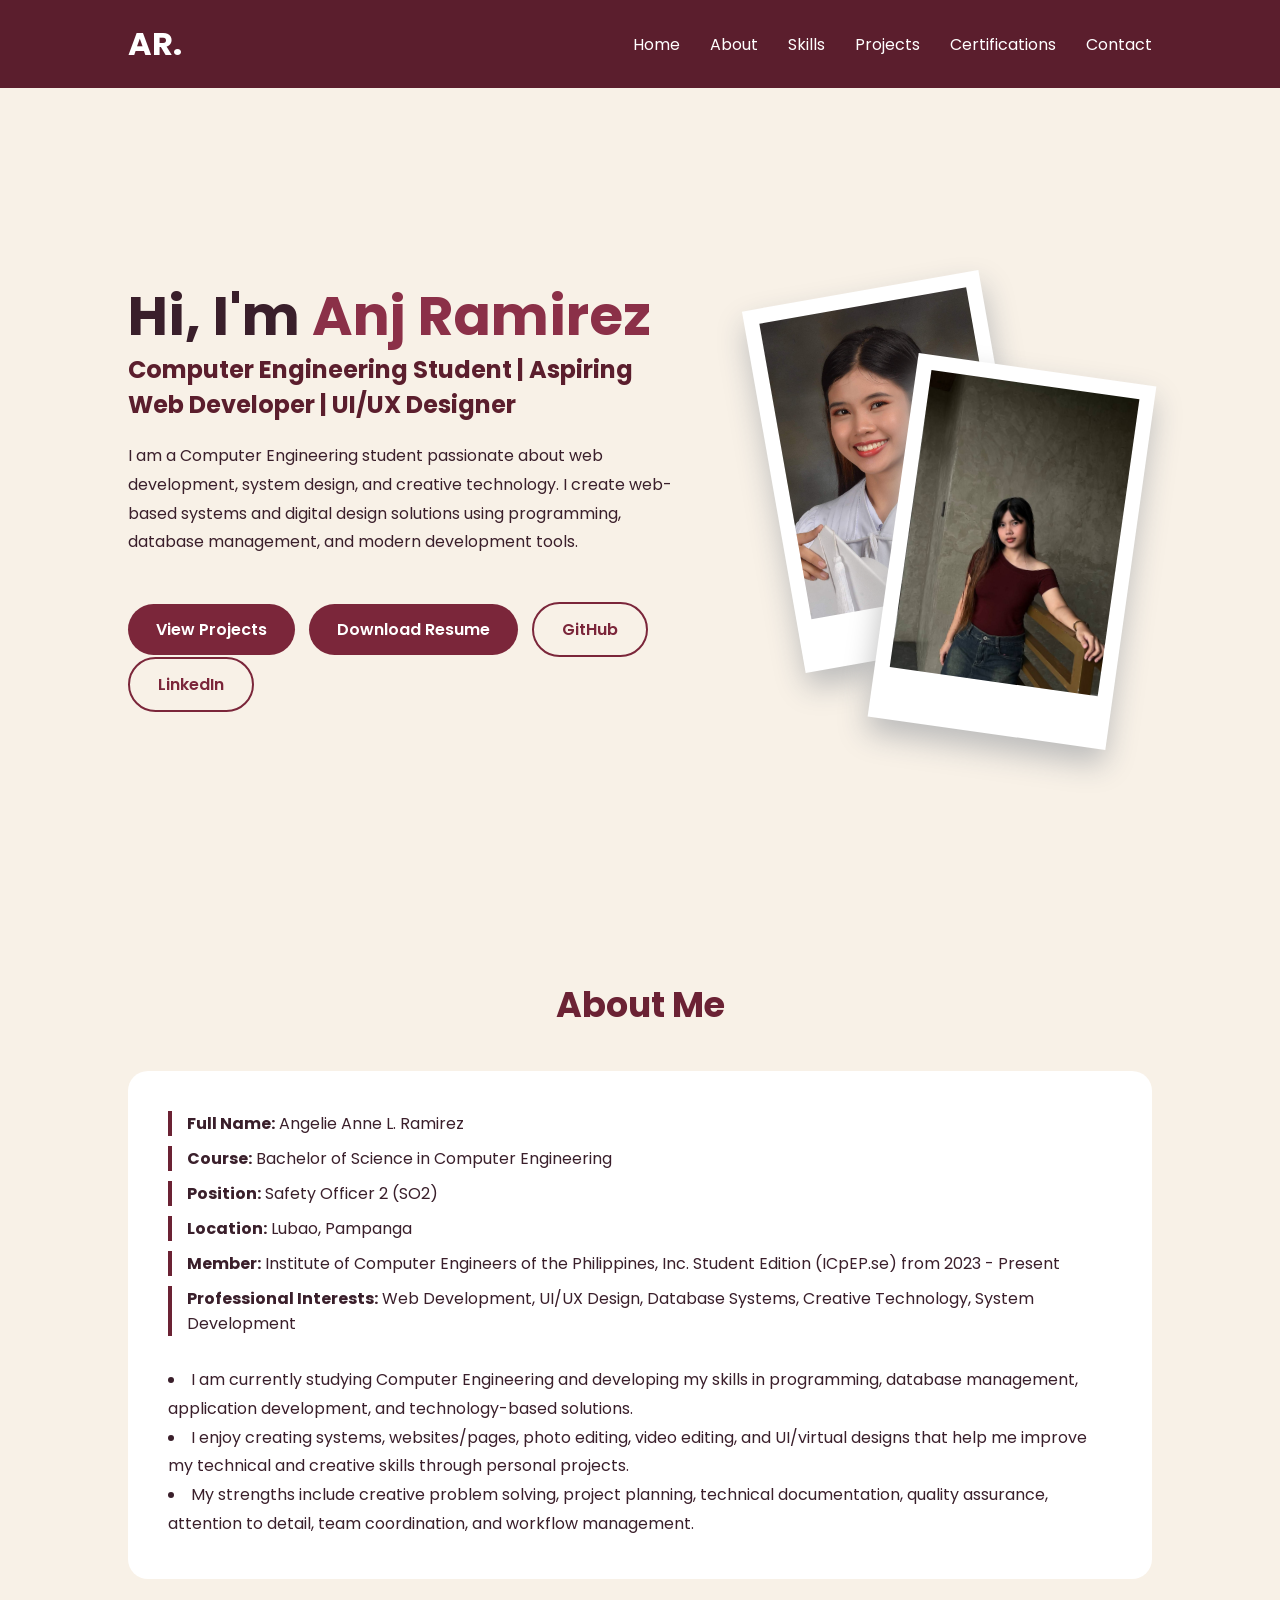
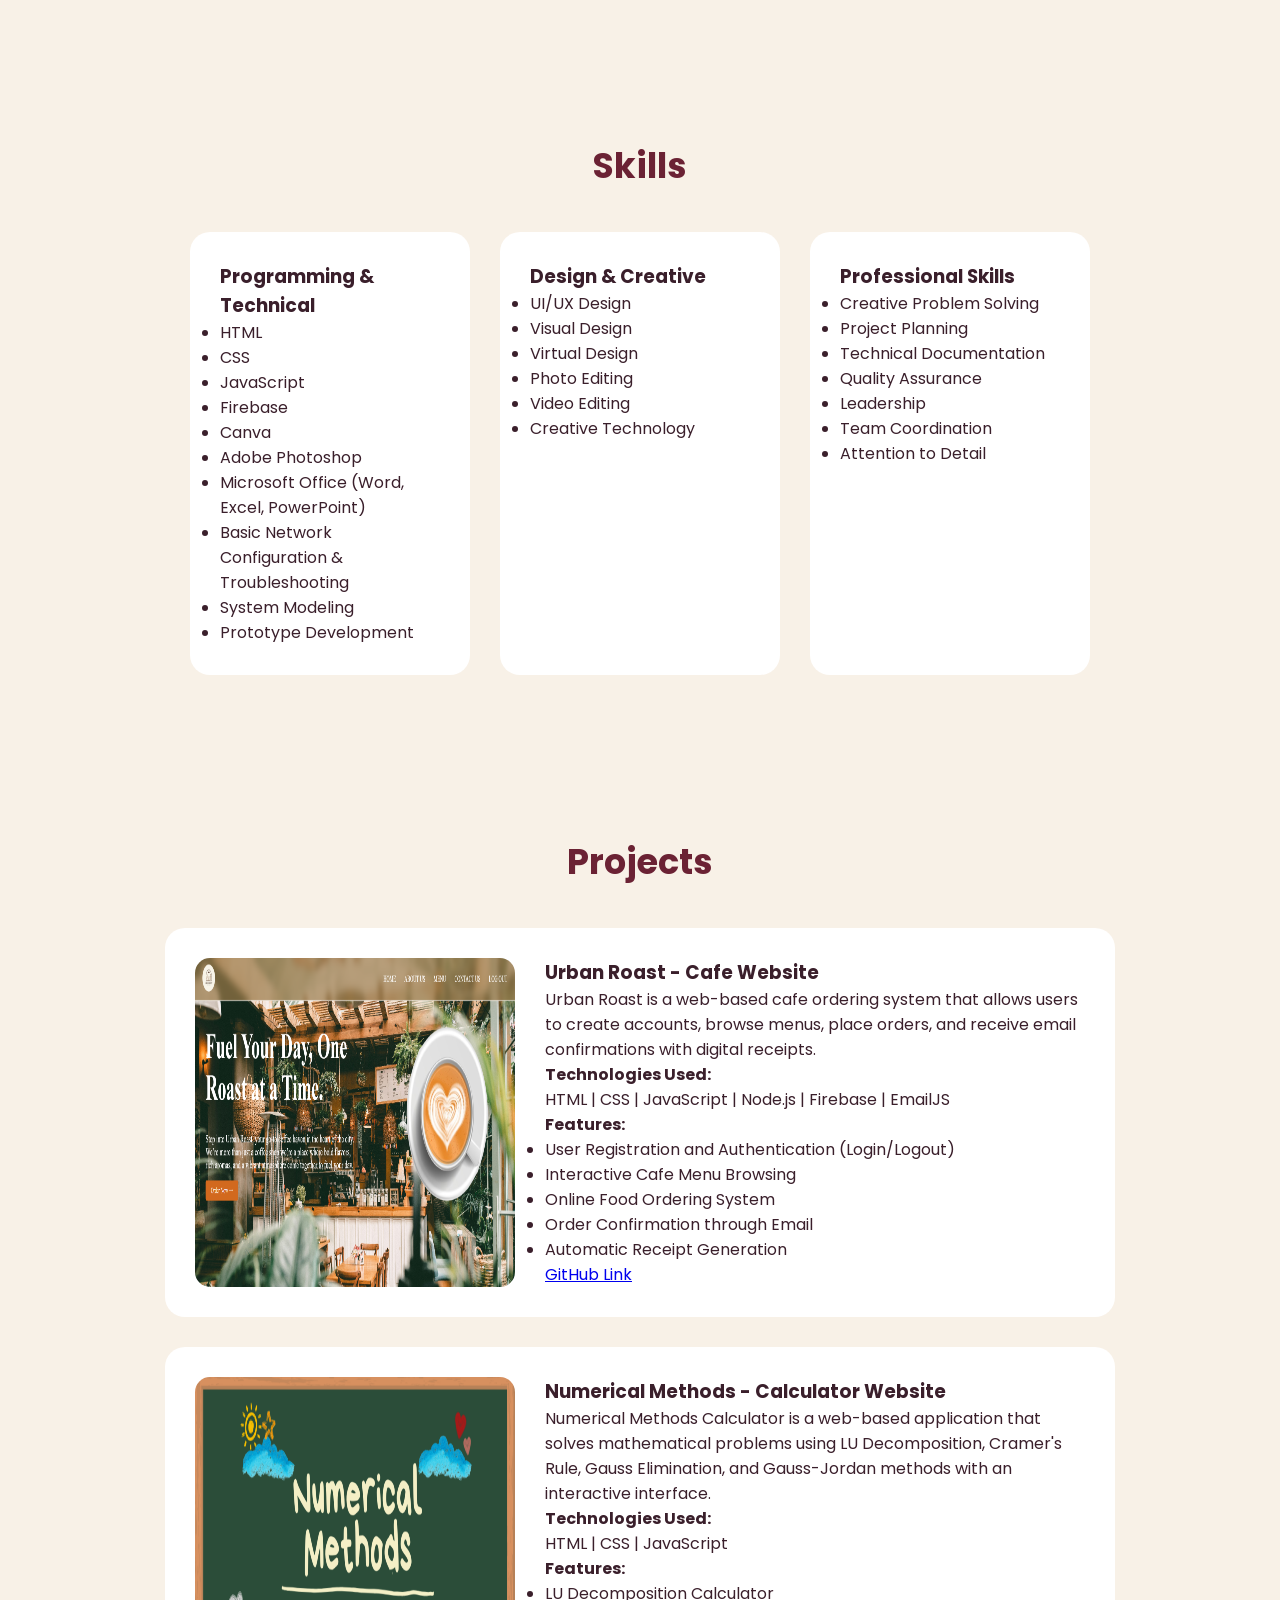
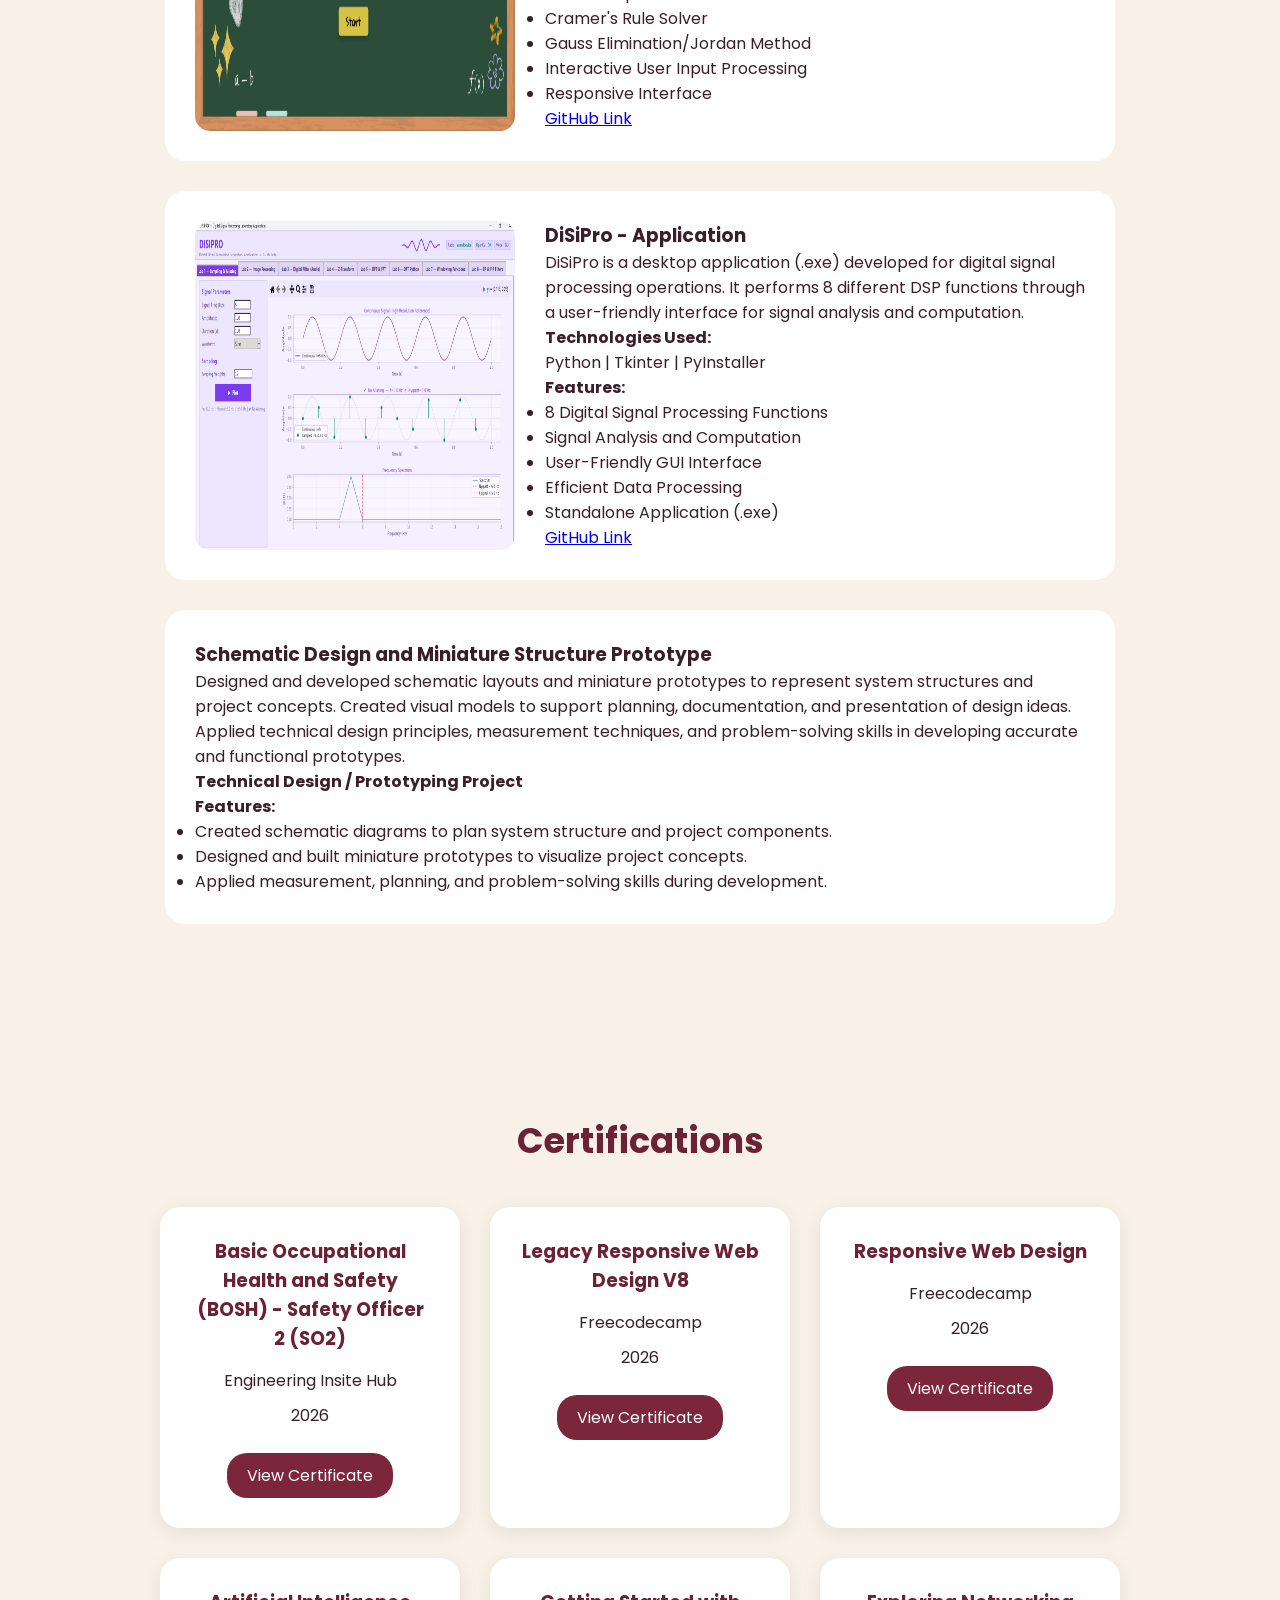
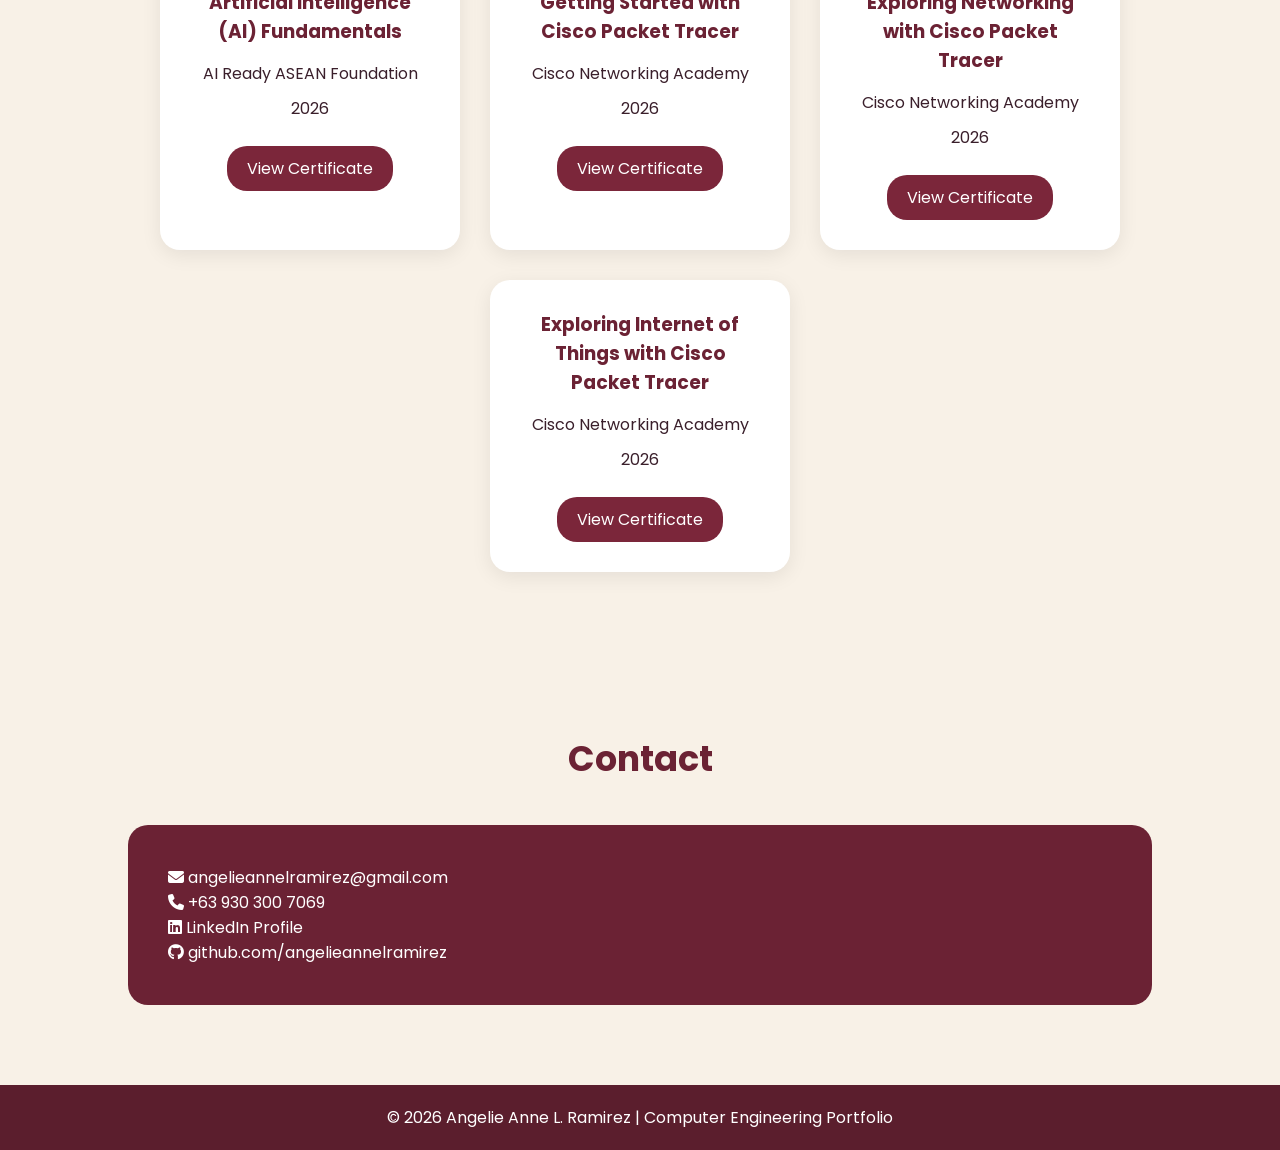
<file: index.html>
<!DOCTYPE html>
<html lang="en">
<head>
  <meta charset="UTF-8">
  <meta name="viewport" content="width=device-width, initial-scale=1.0">
  <title>Angelie Anne L. Ramirez | Computer Engineering Portfolio</title>
  <link rel="stylesheet" href="style.css">
  <link rel="stylesheet" href="https://cdnjs.cloudflare.com/ajax/libs/font-awesome/6.5.0/css/all.min.css">
</head>
<body>

  <header>
    <nav>
      <h2 class="logo">AR.</h2>
      <ul>
        <li><a href="#home">Home</a></li>
        <li><a href="#about">About</a></li>
        <li><a href="#skills">Skills</a></li>
        <li><a href="#projects">Projects</a></li>
        <li><a href="#certifications">Certifications</a></li>
        <li><a href="#contact">Contact</a></li>
      </ul>
    </nav>
  </header>

  <!-- HOME -->
  <section id="home" class="hero">
    <div class="hero-text">
      <h1>Hi, I'm <span>Anj Ramirez</span></h1>
      <h2>Computer Engineering Student | Aspiring Web Developer | UI/UX Designer</h2>
      <p>
        I am a Computer Engineering student passionate about web development, system design, and creative technology.
        I create web-based systems and digital design solutions using programming, database
        management, and modern development tools.
      </p>
      <div class="buttons">
        <a href="#projects" class="btn">View Projects</a>
        <a href="Angelie_Anne_Ramirez_OJT_Resume.pdf" class="btn" target="_blank">Download Resume</a>
        <a href="https://github.com/angelieannelramirez" target="_blank" class="btn-outline">GitHub</a>
        <a href="https://www.linkedin.com/in/angelie-anne-ramirez-a7583141a/?skipRedirect=true" target="_blank" class="btn-outline">LinkedIn</a>
      </div>
    </div>

    <div class="hero-image">
      <div class="polaroid first">
        <img src="images/profile.jpg">
      </div>
      <div class="polaroid second">
        <img src="images/profile2.jpg">
      </div>
    </div>
  </section>

  <!-- ABOUT -->
  <section id="about">
    <h2 class="title">About Me</h2>

    <div class="about-box">
      <div class="profile-info">
        <ul>
          <li><strong>Full Name:</strong> Angelie Anne L. Ramirez</li>
          <li><strong>Course:</strong> Bachelor of Science in Computer Engineering</li>
          <li><strong>Position:</strong> Safety Officer 2 (SO2)</li>
          <li><strong>Location:</strong> Lubao, Pampanga</li>
          <li><strong>Member:</strong> Institute of Computer Engineers of the Philippines, Inc. Student Edition (ICpEP.se) from 2023 - Present</li>
          <li><strong>Professional Interests:</strong> Web Development, UI/UX Design, Database Systems, Creative Technology, System Development</li>
        </ul>
      </div>

      <div class="about-description">
        <li>I am currently studying Computer Engineering and developing my skills in programming, database management, application development, and technology-based solutions.</li>
        <li>I enjoy creating systems, websites/pages, photo editing, video editing, and UI/virtual designs that help me improve my technical and creative skills through personal projects.</li>
        <li>My strengths include creative problem solving, project planning, technical documentation, quality assurance, attention to detail, team coordination, and workflow management.</li>
      </div>
    </div>
  </section>

  <!-- SKILLS -->
  <section id="skills">
    <h2 class="title">Skills</h2>

    <div class="skills-container">
      <div class="skill-card">
        <h3>Programming & Technical</h3>
        <ul>
          <li>HTML</li>
          <li>CSS</li>
          <li>JavaScript</li>
          <li>Firebase</li>
          <li>Canva</li>
          <li>Adobe Photoshop</li>
          <li>Microsoft Office (Word, Excel, PowerPoint)</li>
          <li>Basic Network Configuration & Troubleshooting</li>
          <li>System Modeling</li>
          <li>Prototype Development</li>
        </ul>
      </div>

      <div class="skill-card">
        <h3>Design & Creative</h3>
        <ul>
          <li>UI/UX Design</li>
          <li>Visual Design</li>
          <li>Virtual Design</li>
          <li>Photo Editing</li>
          <li>Video Editing</li>
          <li>Creative Technology</li>
        </ul>
      </div>

      <div class="skill-card">
        <h3>Professional Skills</h3>
        <ul>
          <li>Creative Problem Solving</li>
          <li>Project Planning</li>
          <li>Technical Documentation</li>
          <li>Quality Assurance</li>
          <li>Leadership</li>
          <li>Team Coordination</li>
          <li>Attention to Detail</li>
        </ul>
      </div>
    </div>
  </section>

  <!-- PROJECTS -->
  <section id="projects">
    <h2 class="title">Projects</h2>

    <div class="project-card">
      <img src="images/urban-roast.png">
      <div>
        <h3>Urban Roast - Cafe Website</h3>
        <p>
          Urban Roast is a web-based cafe ordering system that allows users to
          create accounts, browse menus, place orders, and receive email
          confirmations with digital receipts.
        </p>
        <h4>Technologies Used:</h4>
        <p>HTML | CSS | JavaScript | Node.js | Firebase | EmailJS</p>
        <h4>Features:</h4>
        <ul>
          <li>User Registration and Authentication (Login/Logout)</li>
          <li>Interactive Cafe Menu Browsing</li>
          <li>Online Food Ordering System</li>
          <li>Order Confirmation through Email</li>
          <li>Automatic Receipt Generation</li>
        </ul>
        <a href="https://angelieannelramirez.github.io/urban_roast/">GitHub Link</a>
      </div>
    </div>

    <div class="project-card">
      <img src="images/numerical-methods.png">
      <div>
        <h3>Numerical Methods - Calculator Website</h3>
        <p>
          Numerical Methods Calculator is a web-based application that solves
          mathematical problems using LU Decomposition, Cramer's Rule, Gauss
          Elimination, and Gauss-Jordan methods with an interactive interface.
        </p>
        <h4>Technologies Used:</h4>
        <p>HTML | CSS | JavaScript</p>
        <h4>Features:</h4>
        <ul>
          <li>LU Decomposition Calculator</li>
          <li>Cramer's Rule Solver</li>
          <li>Gauss Elimination/Jordan Method</li>
          <li>Interactive User Input Processing</li>
          <li>Responsive Interface</li>
        </ul>
        <a href="https://angelieannelramirez.github.io/numerical_methods/">GitHub Link</a>
      </div>
    </div>

    <div class="project-card">
      <img src="images/disipro.png">
      <div>
        <h3>DiSiPro - Application</h3>
        <p>
          DiSiPro is a desktop application (.exe) developed for digital signal
          processing operations. It performs 8 different DSP functions through
          a user-friendly interface for signal analysis and computation.
        </p>
        <h4>Technologies Used:</h4>
        <p>Python | Tkinter | PyInstaller</p>
        <h4>Features:</h4>
        <ul>
          <li>8 Digital Signal Processing Functions</li>
          <li>Signal Analysis and Computation</li>
          <li>User-Friendly GUI Interface</li>
          <li>Efficient Data Processing</li>
          <li>Standalone Application (.exe)</li>
        </ul>
        <a href="https://github.com/angelieannelramirez/disipro/releases/tag/v1.0" target="_blank">GitHub Link</a>
      </div>
    </div>

    <div class="project-card no-image">
      <div>
        <h3>Schematic Design and Miniature Structure Prototype</h3>
        <p>
          Designed and developed schematic layouts and miniature prototypes to 
          represent system structures and project concepts. Created visual models to support planning, 
          documentation, and presentation of design ideas. Applied technical design principles, 
          measurement techniques, and problem-solving skills in developing accurate and functional prototypes.
        </p>
        <h4>Technical Design / Prototyping Project</h4>
        <h4>Features:</h4>
        <ul>
          <li>Created schematic diagrams to plan system structure and project components.</li>
          <li>Designed and built miniature prototypes to visualize project concepts.</li>
          <li>Applied measurement, planning, and problem-solving skills during development.</li>
        </ul>
      </div>
    </div>
  </section>

  <!-- CERTIFICATIONS -->
  <section id="certifications">
    <h2 class="title">Certifications</h2>

    <div class="cert-container">
      <div class="cert-card">
        <h3>Basic Occupational Health and Safety (BOSH) - Safety Officer 2 (SO2)</h3>
        <p>Engineering Insite Hub</p>
        <p>2026</p>
        <a href="images/c1.png" target="_blank">View Certificate</a>
      </div>

      <div class="cert-card">
        <h3>Legacy Responsive Web Design V8</h3>
        <p>Freecodecamp</p>
        <p>2026</p>
        <a href="images/c2.png" target="_blank">View Certificate</a>
      </div>

      <div class="cert-card">
        <h3>Responsive Web Design</h3>
        <p>Freecodecamp</p>
        <p>2026</p>
        <a href="#">View Certificate</a>
      </div>

      <div class="cert-card">
        <h3>Artificial Intelligence (AI) Fundamentals</h3>
        <p>AI Ready ASEAN Foundation</p>
        <p>2026</p>
        <a href="images/c4.png" target="_blank">View Certificate</a>
      </div>

      <div class="cert-card">
        <h3>Getting Started with Cisco Packet Tracer</h3>
        <p>Cisco Networking Academy</p>
        <p>2026</p>
        <a href="images/c5.png" target="_blank">View Certificate</a>
      </div>

      <div class="cert-card">
        <h3>Exploring Networking with Cisco Packet Tracer</h3>
        <p>Cisco Networking Academy</p>
        <p>2026</p>
        <a href="images/c6.png" target="_blank">View Certificate</a>
      </div>

      <div class="cert-card">
        <h3>Exploring Internet of Things with Cisco Packet Tracer</h3>
        <p>Cisco Networking Academy</p>
        <p>2026</p>
        <a href="images/c7.png" target="_blank">View Certificate</a>
      </div>
    </div>
  </section>

  <!-- CONTACT -->
  <section id="contact">
    <h2 class="title">Contact</h2>

    <div class="contact">
      <p>
        <i class="fa-solid fa-envelope"></i>
        <a href="mailto:angelieannelramirez@gmail.com">angelieannelramirez@gmail.com</a>
      </p>
      <p>
        <i class="fa-solid fa-phone"></i>
        +63 930 300 7069
      </p>
      <p>
        <i class="fa-brands fa-linkedin"></i>
        <a href="https://www.linkedin.com/in/angelie-anne-ramirez-a7583141a/?skipRedirect=true" target="_blank">LinkedIn Profile</a>
      </p>
      <p>
        <i class="fa-brands fa-github"></i>
        <a href="https://github.com/angelieannelramirez" target="_blank">github.com/angelieannelramirez</a>
      </p>
    </div>
  </section>

  <footer>
    <p>© 2026 Angelie Anne L. Ramirez | Computer Engineering Portfolio</p>
  </footer>

</body>
</html>
</file>
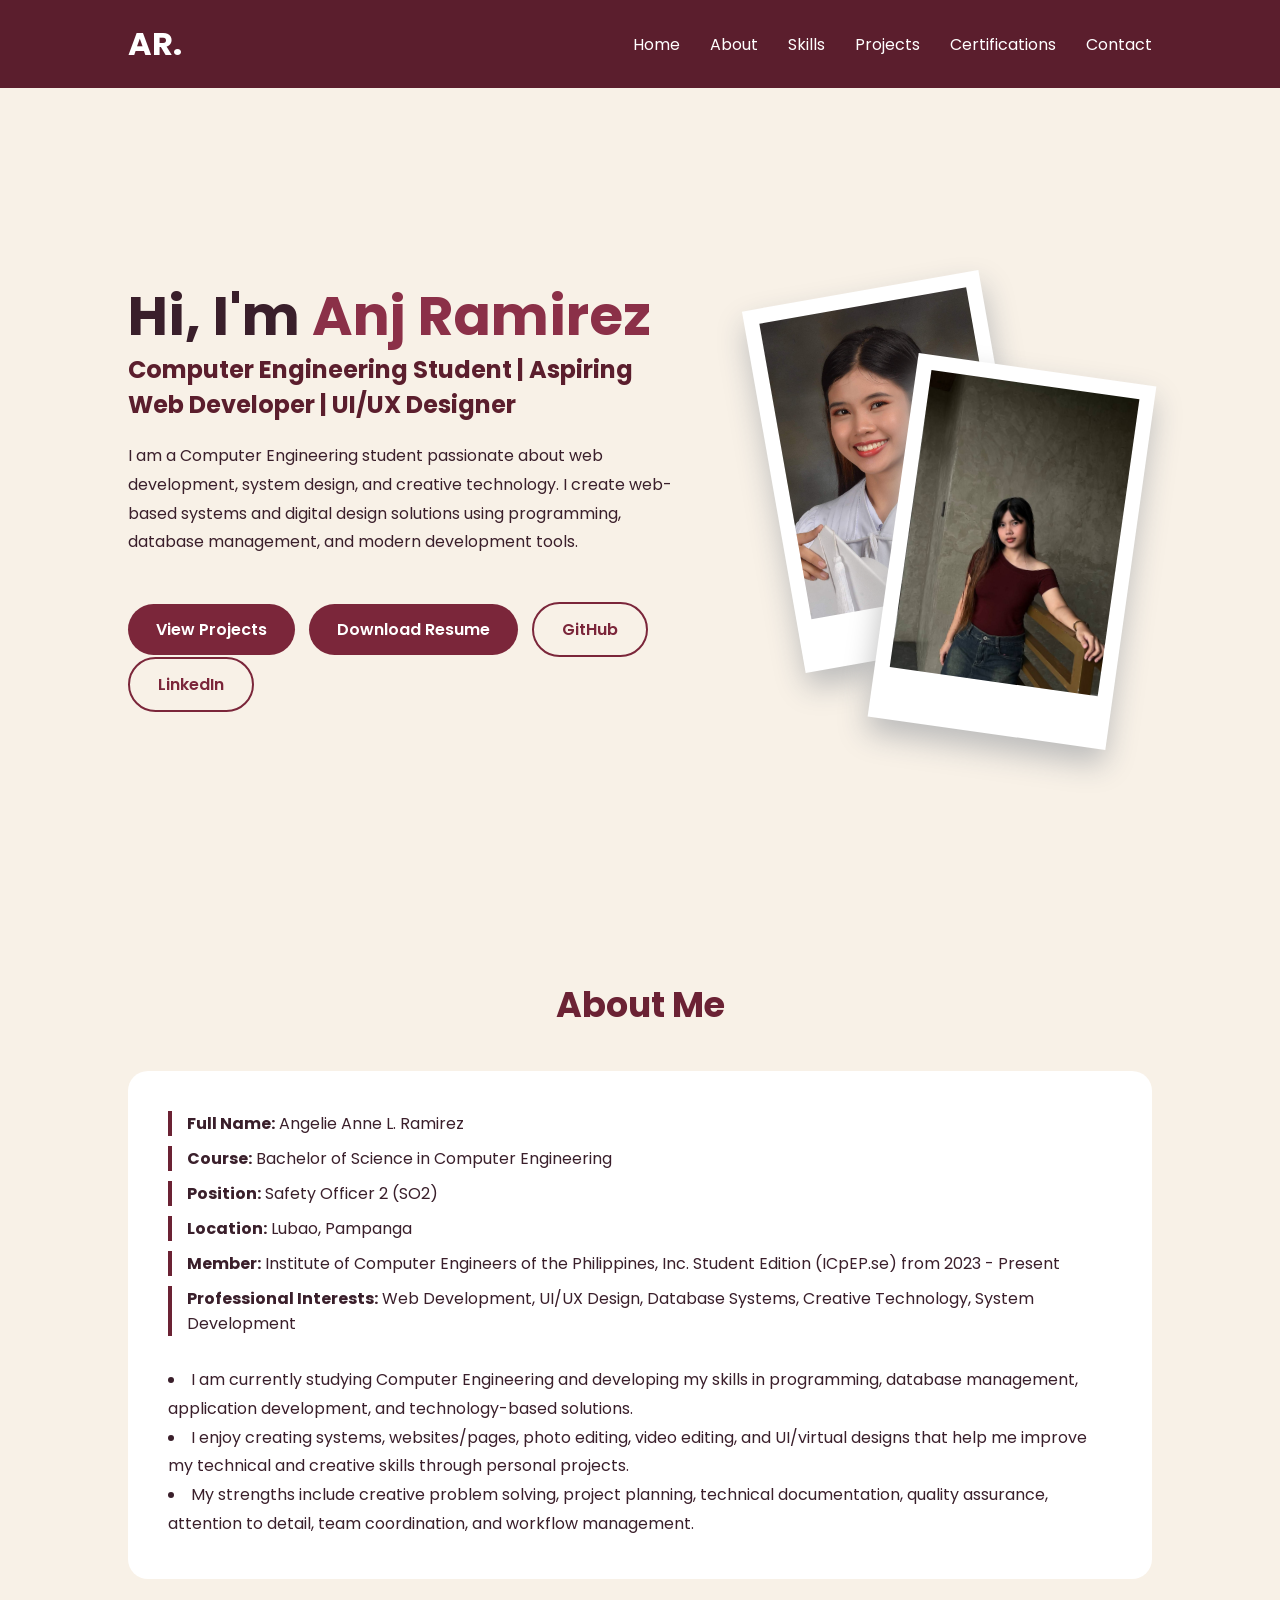
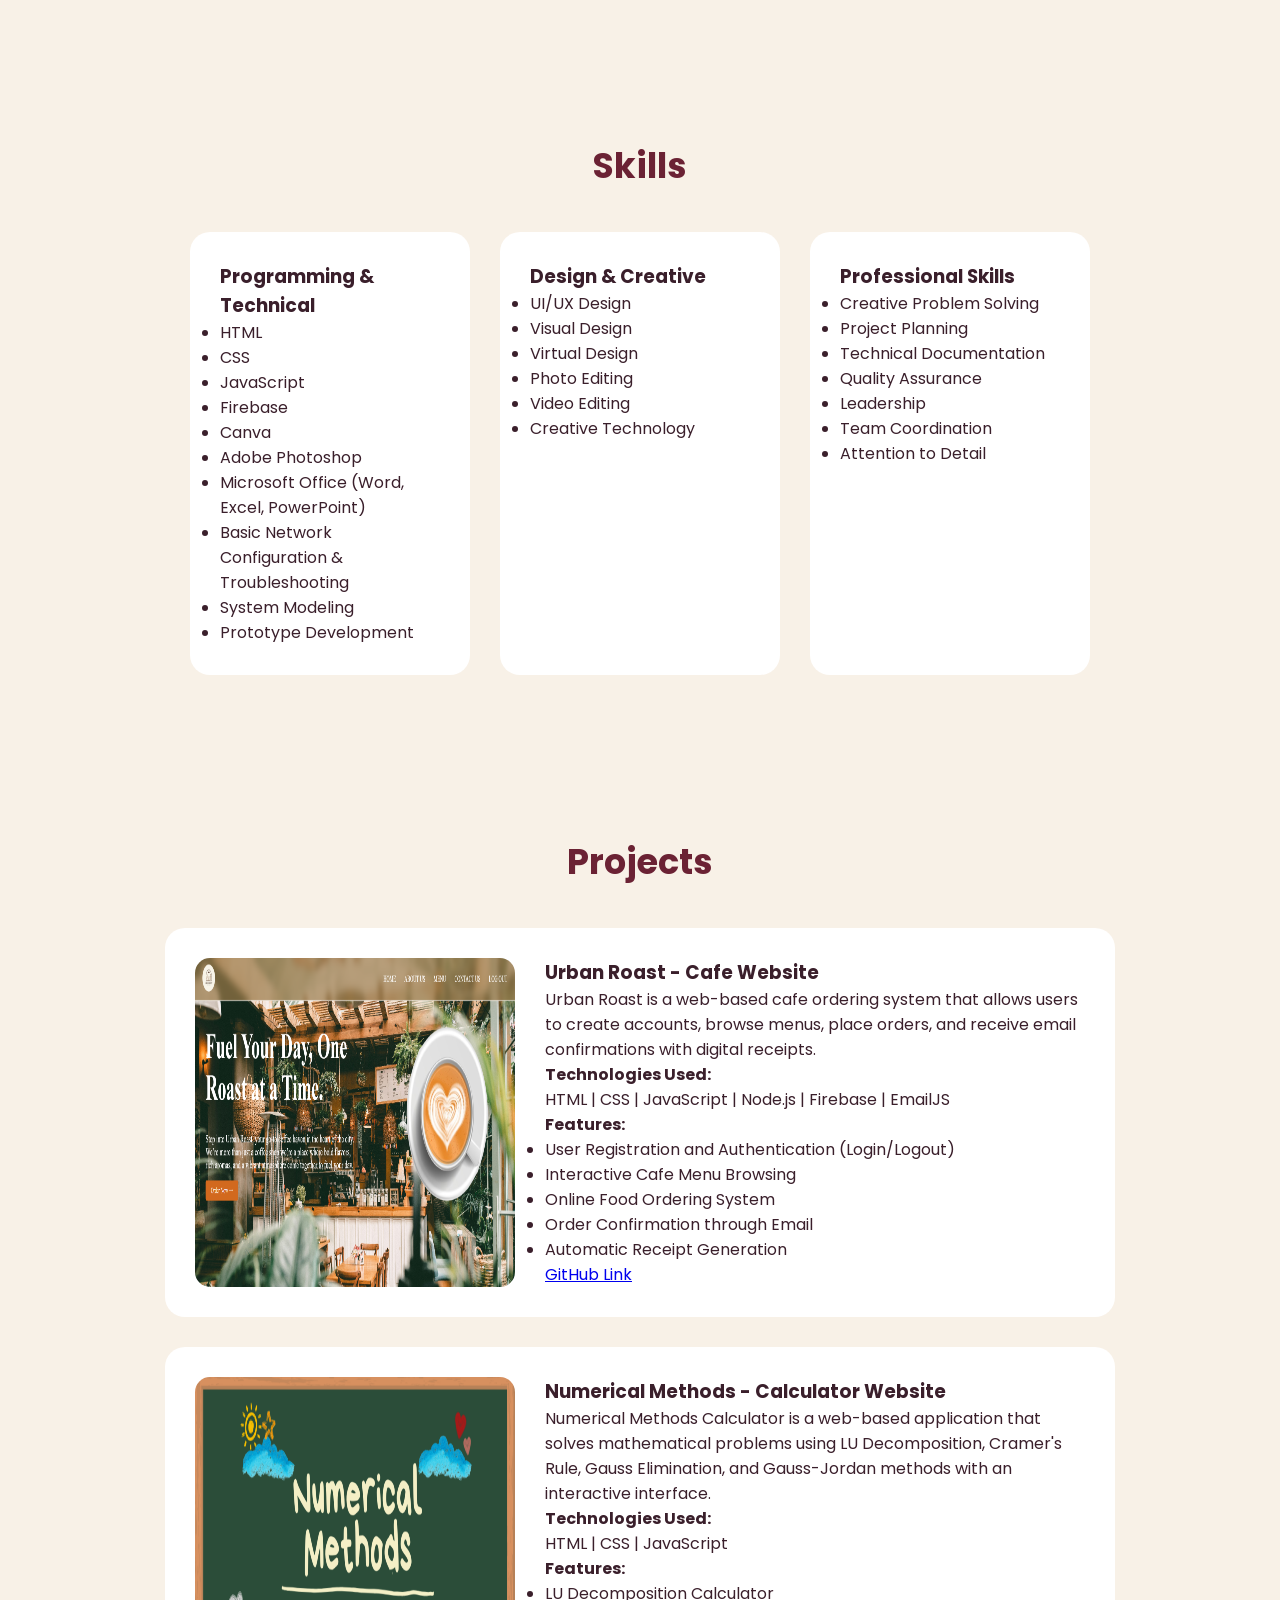
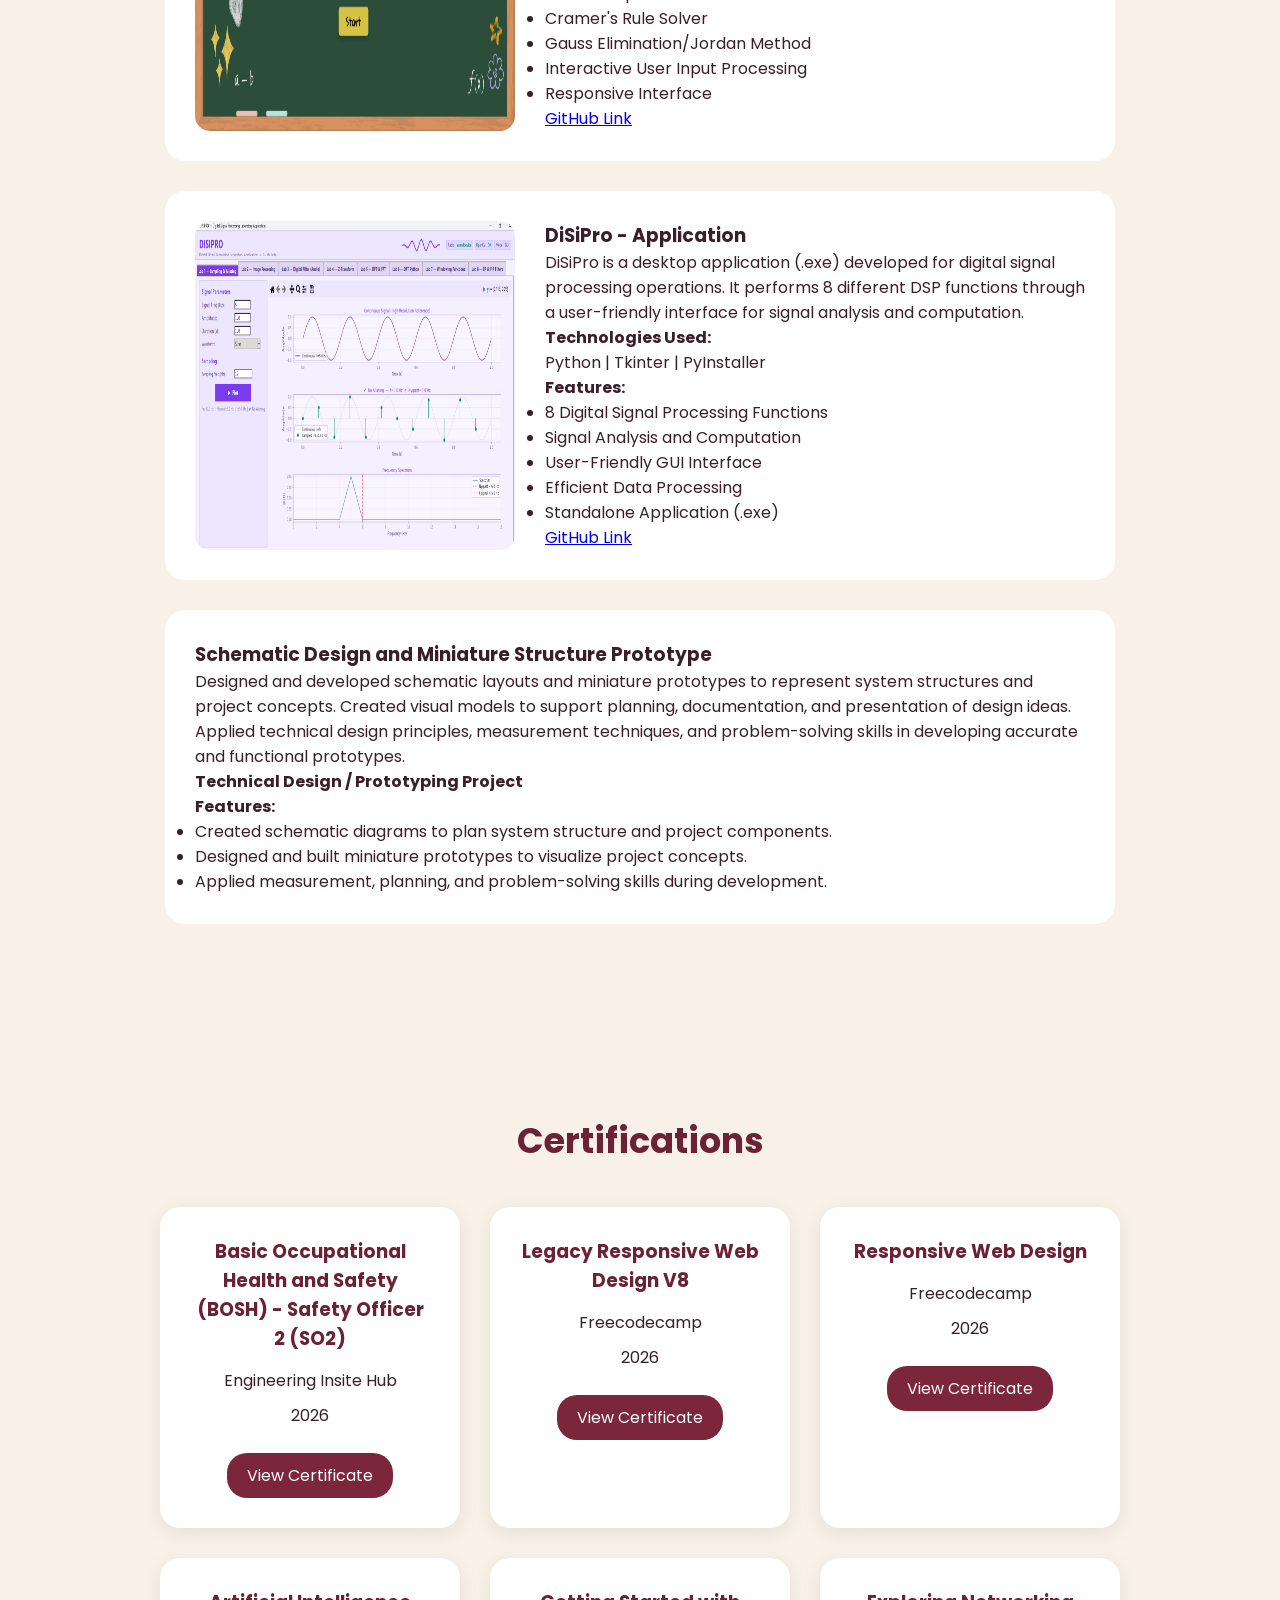
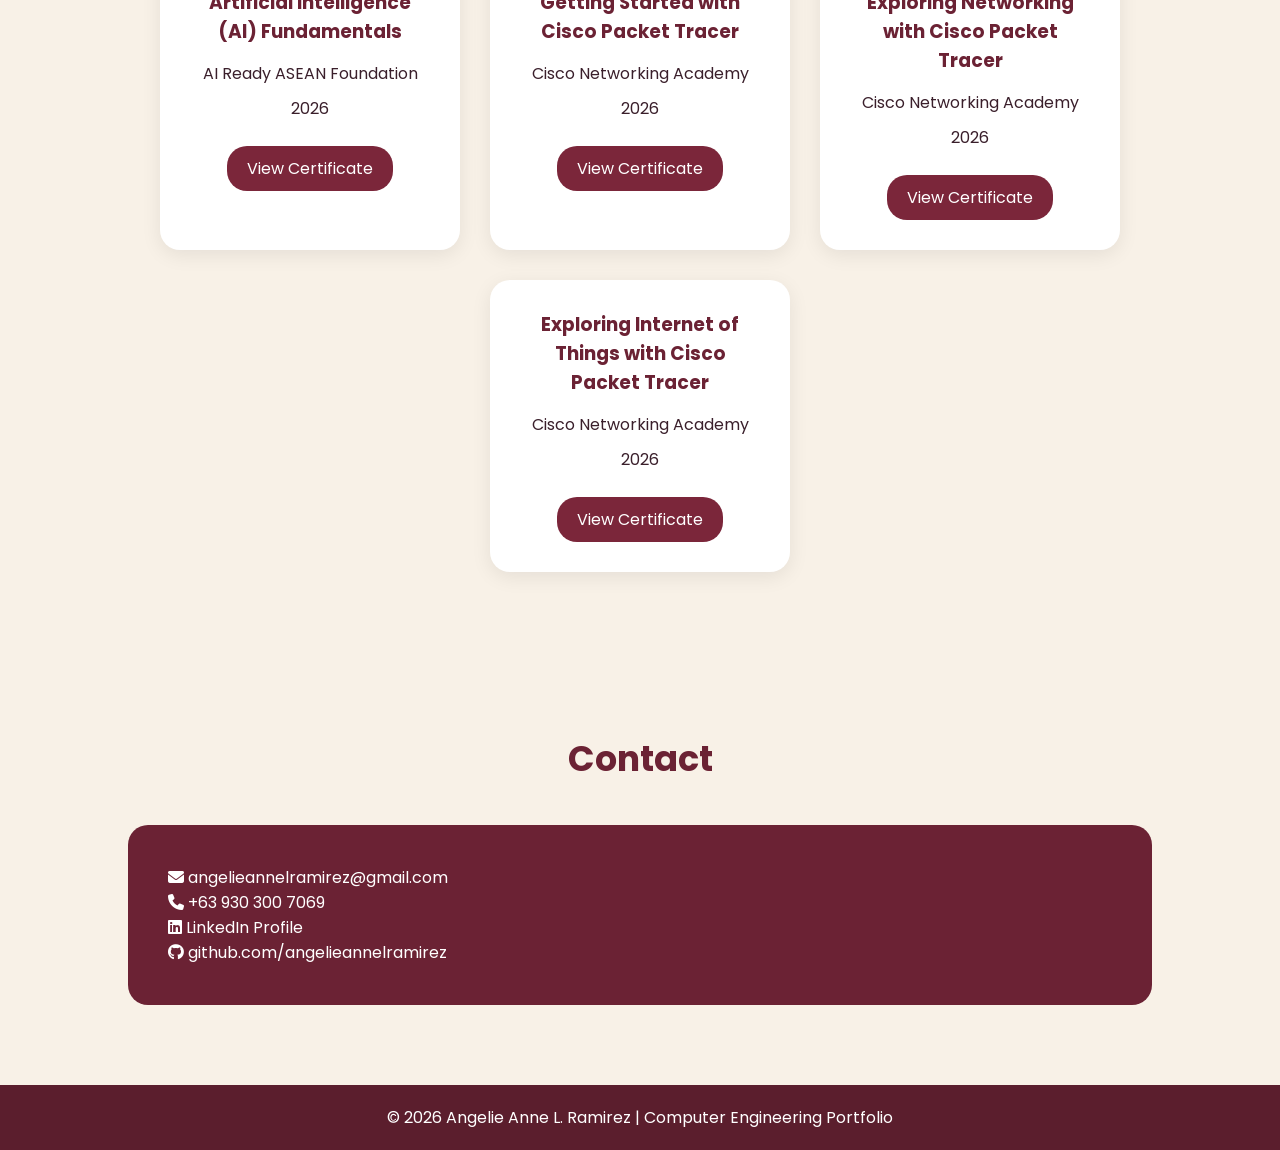
<file: portfolio.html>
<!DOCTYPE html>
<html lang="en">
<head>
  <meta charset="UTF-8">
  <meta name="viewport" content="width=device-width, initial-scale=1.0">
  <title>Angelie Anne L. Ramirez | Computer Engineering Portfolio</title>
  <link rel="stylesheet" href="style.css">
  <link rel="stylesheet" href="https://cdnjs.cloudflare.com/ajax/libs/font-awesome/6.5.0/css/all.min.css">
</head>
<body>

  <header>
    <nav>
      <h2 class="logo">AR.</h2>
      <ul>
        <li><a href="#home">Home</a></li>
        <li><a href="#about">About</a></li>
        <li><a href="#skills">Skills</a></li>
        <li><a href="#projects">Projects</a></li>
        <li><a href="#certifications">Certifications</a></li>
        <li><a href="#contact">Contact</a></li>
      </ul>
    </nav>
  </header>

  <!-- HOME -->
  <section id="home" class="hero">
    <div class="hero-text">
      <h1>Hi, I'm <span>Anj Ramirez</span></h1>
      <h2>Computer Engineering Student | Aspiring Web Developer | UI/UX Designer</h2>
      <p>
        I am a Computer Engineering student passionate about web development, system design, and creative technology.
        I create web-based systems and digital design solutions using programming, database
        management, and modern development tools.
      </p>
      <div class="buttons">
        <a href="#projects" class="btn">View Projects</a>
        <a href="Angelie_Anne_Ramirez_OJT_Resume.pdf" class="btn" target="_blank">Download Resume</a>
        <a href="https://github.com/angelieannelramirez" target="_blank" class="btn-outline">GitHub</a>
        <a href="https://www.linkedin.com/in/angelie-anne-ramirez-a7583141a/?skipRedirect=true" target="_blank" class="btn-outline">LinkedIn</a>
      </div>
    </div>

    <div class="hero-image">
      <div class="polaroid first">
        <img src="images/profile.jpg">
      </div>
      <div class="polaroid second">
        <img src="images/profile2.jpg">
      </div>
    </div>
  </section>

  <!-- ABOUT -->
  <section id="about">
    <h2 class="title">About Me</h2>

    <div class="about-box">
      <div class="profile-info">
        <ul>
          <li><strong>Full Name:</strong> Angelie Anne L. Ramirez</li>
          <li><strong>Course:</strong> Bachelor of Science in Computer Engineering</li>
          <li><strong>Position:</strong> Safety Officer 2 (SO2)</li>
          <li><strong>Location:</strong> Lubao, Pampanga</li>
          <li><strong>Member:</strong> Institute of Computer Engineers of the Philippines, Inc. Student Edition (ICpEP.se) from 2023 - Present</li>
          <li><strong>Professional Interests:</strong> Web Development, UI/UX Design, Database Systems, Creative Technology, System Development</li>
        </ul>
      </div>

      <div class="about-description">
        <li>I am currently studying Computer Engineering and developing my skills in programming, database management, application development, and technology-based solutions.</li>
        <li>I enjoy creating systems, websites/pages, photo editing, video editing, and UI/virtual designs that help me improve my technical and creative skills through personal projects.</li>
        <li>My strengths include creative problem solving, project planning, technical documentation, quality assurance, attention to detail, team coordination, and workflow management.</li>
      </div>
    </div>
  </section>

  <!-- SKILLS -->
  <section id="skills">
    <h2 class="title">Skills</h2>

    <div class="skills-container">
      <div class="skill-card">
        <h3>Programming & Technical</h3>
        <ul>
          <li>HTML</li>
          <li>CSS</li>
          <li>JavaScript</li>
          <li>Firebase</li>
          <li>Canva</li>
          <li>Adobe Photoshop</li>
          <li>Microsoft Office (Word, Excel, PowerPoint)</li>
          <li>Basic Network Configuration & Troubleshooting</li>
          <li>System Modeling</li>
          <li>Prototype Development</li>
        </ul>
      </div>

      <div class="skill-card">
        <h3>Design & Creative</h3>
        <ul>
          <li>UI/UX Design</li>
          <li>Visual Design</li>
          <li>Virtual Design</li>
          <li>Photo Editing</li>
          <li>Video Editing</li>
          <li>Creative Technology</li>
        </ul>
      </div>

      <div class="skill-card">
        <h3>Professional Skills</h3>
        <ul>
          <li>Creative Problem Solving</li>
          <li>Project Planning</li>
          <li>Technical Documentation</li>
          <li>Quality Assurance</li>
          <li>Leadership</li>
          <li>Team Coordination</li>
          <li>Attention to Detail</li>
        </ul>
      </div>
    </div>
  </section>

  <!-- PROJECTS -->
  <section id="projects">
    <h2 class="title">Projects</h2>

    <div class="project-card">
      <img src="images/urban-roast.png">
      <div>
        <h3>Urban Roast - Cafe Website</h3>
        <p>
          Urban Roast is a web-based cafe ordering system that allows users to
          create accounts, browse menus, place orders, and receive email
          confirmations with digital receipts.
        </p>
        <h4>Technologies Used:</h4>
        <p>HTML | CSS | JavaScript | Node.js | Firebase | EmailJS</p>
        <h4>Features:</h4>
        <ul>
          <li>User Registration and Authentication (Login/Logout)</li>
          <li>Interactive Cafe Menu Browsing</li>
          <li>Online Food Ordering System</li>
          <li>Order Confirmation through Email</li>
          <li>Automatic Receipt Generation</li>
        </ul>
        <a href="https://angelieannelramirez.github.io/urban_roast/">GitHub Link</a>
      </div>
    </div>

    <div class="project-card">
      <img src="images/numerical-methods.png">
      <div>
        <h3>Numerical Methods - Calculator Website</h3>
        <p>
          Numerical Methods Calculator is a web-based application that solves
          mathematical problems using LU Decomposition, Cramer's Rule, Gauss
          Elimination, and Gauss-Jordan methods with an interactive interface.
        </p>
        <h4>Technologies Used:</h4>
        <p>HTML | CSS | JavaScript</p>
        <h4>Features:</h4>
        <ul>
          <li>LU Decomposition Calculator</li>
          <li>Cramer's Rule Solver</li>
          <li>Gauss Elimination/Jordan Method</li>
          <li>Interactive User Input Processing</li>
          <li>Responsive Interface</li>
        </ul>
        <a href="https://angelieannelramirez.github.io/numerical_methods/">GitHub Link</a>
      </div>
    </div>

    <div class="project-card">
      <img src="images/disipro.png">
      <div>
        <h3>DiSiPro - Application</h3>
        <p>
          DiSiPro is a desktop application (.exe) developed for digital signal
          processing operations. It performs 8 different DSP functions through
          a user-friendly interface for signal analysis and computation.
        </p>
        <h4>Technologies Used:</h4>
        <p>Python | Tkinter | PyInstaller</p>
        <h4>Features:</h4>
        <ul>
          <li>8 Digital Signal Processing Functions</li>
          <li>Signal Analysis and Computation</li>
          <li>User-Friendly GUI Interface</li>
          <li>Efficient Data Processing</li>
          <li>Standalone Application (.exe)</li>
        </ul>
        <a href="https://github.com/angelieannelramirez/disipro/releases/tag/v1.0" target="_blank">GitHub Link</a>
      </div>
    </div>

    <div class="project-card no-image">
      <div>
        <h3>Schematic Design and Miniature Structure Prototype</h3>
        <p>
          Designed and developed schematic layouts and miniature prototypes to 
          represent system structures and project concepts. Created visual models to support planning, 
          documentation, and presentation of design ideas. Applied technical design principles, 
          measurement techniques, and problem-solving skills in developing accurate and functional prototypes.
        </p>
        <h4>Technical Design / Prototyping Project</h4>
        <h4>Features:</h4>
        <ul>
          <li>Created schematic diagrams to plan system structure and project components.</li>
          <li>Designed and built miniature prototypes to visualize project concepts.</li>
          <li>Applied measurement, planning, and problem-solving skills during development.</li>
        </ul>
      </div>
    </div>
  </section>

  <!-- CERTIFICATIONS -->
  <section id="certifications">
    <h2 class="title">Certifications</h2>

    <div class="cert-container">
      <div class="cert-card">
        <h3>Basic Occupational Health and Safety (BOSH) - Safety Officer 2 (SO2)</h3>
        <p>Engineering Insite Hub</p>
        <p>2026</p>
        <a href="images/c1.png" target="_blank">View Certificate</a>
      </div>

      <div class="cert-card">
        <h3>Legacy Responsive Web Design V8</h3>
        <p>Freecodecamp</p>
        <p>2026</p>
        <a href="images/c2.png" target="_blank">View Certificate</a>
      </div>

      <div class="cert-card">
        <h3>Responsive Web Design</h3>
        <p>Freecodecamp</p>
        <p>2026</p>
        <a href="#">View Certificate</a>
      </div>

      <div class="cert-card">
        <h3>Artificial Intelligence (AI) Fundamentals</h3>
        <p>AI Ready ASEAN Foundation</p>
        <p>2026</p>
        <a href="images/c4.png" target="_blank">View Certificate</a>
      </div>

      <div class="cert-card">
        <h3>Getting Started with Cisco Packet Tracer</h3>
        <p>Cisco Networking Academy</p>
        <p>2026</p>
        <a href="images/c5.png" target="_blank">View Certificate</a>
      </div>

      <div class="cert-card">
        <h3>Exploring Networking with Cisco Packet Tracer</h3>
        <p>Cisco Networking Academy</p>
        <p>2026</p>
        <a href="images/c6.png" target="_blank">View Certificate</a>
      </div>

      <div class="cert-card">
        <h3>Exploring Internet of Things with Cisco Packet Tracer</h3>
        <p>Cisco Networking Academy</p>
        <p>2026</p>
        <a href="images/c7.png" target="_blank">View Certificate</a>
      </div>
    </div>
  </section>

  <!-- CONTACT -->
  <section id="contact">
    <h2 class="title">Contact</h2>

    <div class="contact">
      <p>
        <i class="fa-solid fa-envelope"></i>
        <a href="mailto:angelieannelramirez@gmail.com">angelieannelramirez@gmail.com</a>
      </p>
      <p>
        <i class="fa-solid fa-phone"></i>
        +63 930 300 7069
      </p>
      <p>
        <i class="fa-brands fa-linkedin"></i>
        <a href="https://www.linkedin.com/in/angelie-anne-ramirez-a7583141a/?skipRedirect=true" target="_blank">LinkedIn Profile</a>
      </p>
      <p>
        <i class="fa-brands fa-github"></i>
        <a href="https://github.com/angelieannelramirez" target="_blank">github.com/angelieannelramirez</a>
      </p>
    </div>
  </section>

  <footer>
    <p>© 2026 Angelie Anne L. Ramirez | Computer Engineering Portfolio</p>
  </footer>

</body>
</html>
</file>
<file: style.css>
@import url('https://fonts.googleapis.com/css2?family=Poppins:wght@400;500;600;700&display=swap');

* {
  margin: 0;
  padding: 0;
  box-sizing: border-box;
}

body {
  font-family: Poppins, sans-serif;
  background: #f8f1e7;
  color: #3a1f2b;
}

header {
  background: #5b1e2d;
  padding: 20px 10%;
  position: sticky;
  top: 0;
  z-index: 1000;
}

nav {
  display: flex;
  justify-content: space-between;
  align-items: center;
}

.logo {
  color: white;
  font-size: 32px;
}

nav ul {
  display: flex;
  gap: 30px;
  list-style: none;
}

nav a {
  color: white;
  text-decoration: none;
}

section {
  padding: 80px 10%;
}

.title {
  text-align: center;
  font-size: 35px;
  color: #6b2234;
  margin-bottom: 40px;
}

/* HERO */
.hero {
  min-height: 90vh;
  display: flex;
  align-items: center;
  justify-content: space-between;
  gap: 40px;
}

.hero-text {
  width: 55%;
}

.hero h1 {
  font-size: 55px;
}

.hero span {
  color: #8b3048;
}

.hero h2 {
  margin-top: -5px;
  margin-bottom: 20px;
  color: #5b1e2d;
}

.hero p {
  line-height: 1.8;
}

.buttons {
  margin-top: 45px;
}

.btn,
.btn-outline {
  padding: 13px 28px;
  border-radius: 30px;
  margin-right: 10px;
  text-decoration: none;
  display: inline-block;
  font-weight: 600;
}

.btn {
  background: #7b263a;
  color: white;
}

.btn-outline {
  border: 2px solid #7b263a;
  color: #7b263a;
}

/* IMAGE */
.hero-image {
  width: 40%;
  height: 450px;
  position: relative;
}

.polaroid {
  position: absolute;
  background: white;
  padding: 15px;
  padding-bottom: 45px;
  width: 240px;
  box-shadow: 0 15px 30px #bbb;
}

.polaroid img {
  width: 100%;
  height: 300px;
  object-fit: cover;
}

.first {
  top: 20px;
  left: 30px;
  transform: rotate(-10deg);
}

.second {
  top: 100px;
  right: 20px;
  transform: rotate(8deg);
}

/* ABOUT */
.about-box {
  background: white;
  padding: 40px;
  border-radius: 20px;
}

.profile-info ul {
  list-style: none;
}

.profile-info li {
  border-left: 4px solid #6b2234;
  padding-left: 15px;
  margin-bottom: 10px;
}

.about-description {
  margin-top: 30px;
  line-height: 1.8;
}

/* SKILLS */
.skills-container {
  display: flex;
  justify-content: center;
  gap: 30px;
  flex-wrap: wrap;
}

.skill-card {
  background: white;
  padding: 30px;
  width: 280px;
  border-radius: 20px;
}

/* PROJECTS */
.project-card {
  background: white;
  padding: 30px;
  margin: 30px auto;
  display: flex;
  gap: 30px;
  border-radius: 20px;
  max-width: 950px;
}

.project-card img {
  width: 320px;
  border-radius: 15px;
}

.project-card.no-image {
  display: block;
}

/* CERTIFICATIONS */
.cert-container {
  display: flex;
  justify-content: center;
  gap: 30px;
  flex-wrap: wrap;
}

.cert-card {
  background: white;
  width: 300px;
  padding: 30px;
  border-radius: 20px;
  text-align: center;
  box-shadow: 0 5px 20px rgba(0, 0, 0, .08);
}

.cert-card h3 {
  color: #6b2234;
  margin-bottom: 15px;
}

.cert-card p {
  margin-bottom: 10px;
}

.cert-card a {
  display: inline-block;
  margin-top: 15px;
  padding: 10px 20px;
  background: #7b263a;
  color: white;
  text-decoration: none;
  border-radius: 20px;
}

/* CONTACT */
.contact {
  background: #6b2234;
  color: white;
  padding: 40px;
  border-radius: 20px;
}

.contact a {
  color: white;
  text-decoration: none;
}

.contact a:visited {
  color: white;
}

.contact a:hover {
  color: #e7c6b5;
}

footer {
  background: #5b1e2d;
  color: white;
  text-align: center;
  padding: 20px;
}

@media (max-width: 900px) {
  .hero {
    flex-direction: column;
    text-align: center;
  }

  .hero-text {
    width: 100%;
  }

  .hero-image {
    width: 100%;
  }

  .project-card {
    flex-direction: column;
  }

  .project-card img {
    width: 100%;
  }
}
</file>
